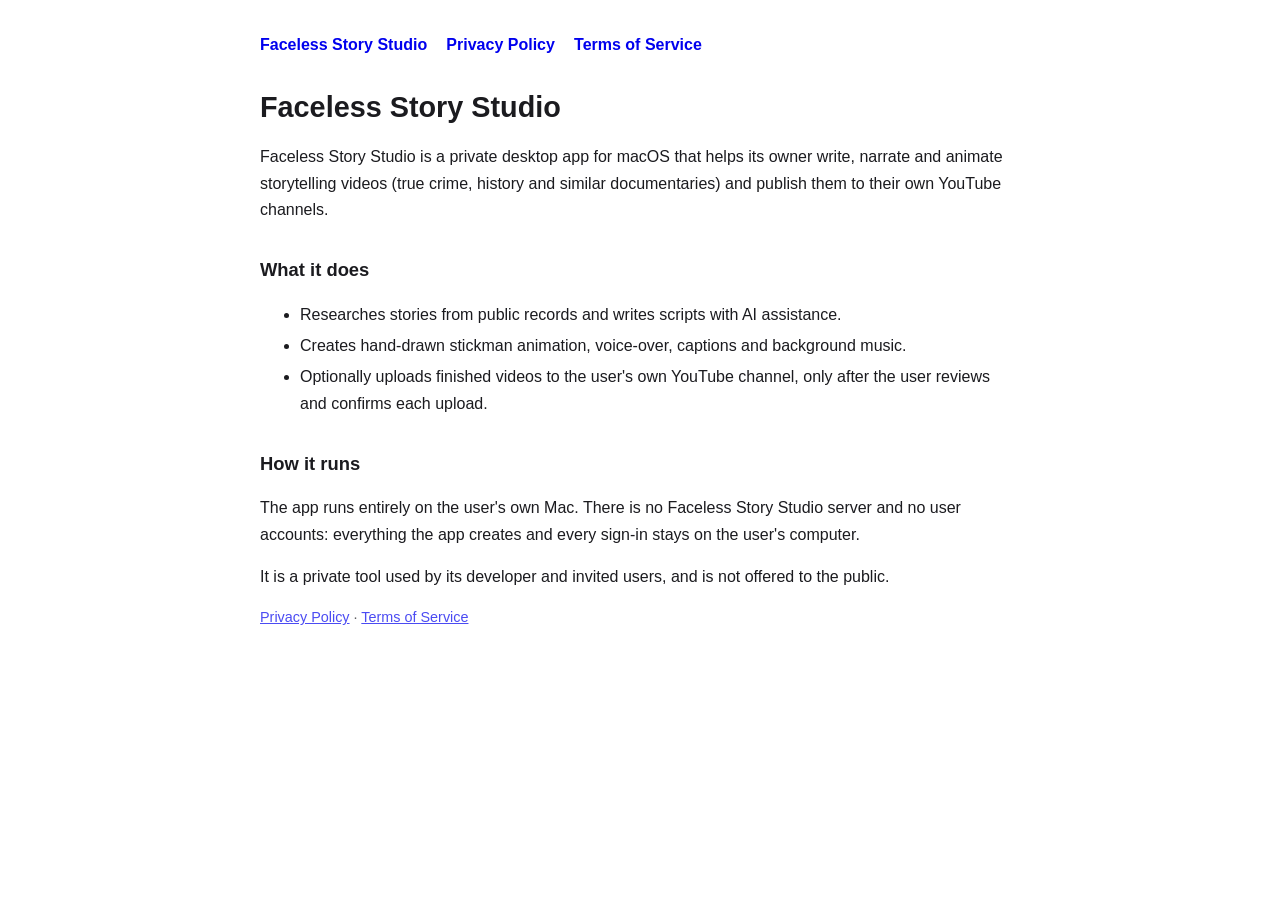
<file: index.html>
<!doctype html><html lang="en"><head><meta charset="utf-8"><meta name="viewport" content="width=device-width,initial-scale=1">
<title>Faceless Story Studio</title><link rel="stylesheet" href="style.css"></head><body><nav><a href="./">Faceless Story Studio</a><a href="privacy.html">Privacy Policy</a><a href="terms.html">Terms of Service</a></nav>
<h1>Faceless Story Studio</h1>
<p>Faceless Story Studio is a private desktop app for macOS that helps its owner write, narrate and animate storytelling videos (true crime, history and similar documentaries) and publish them to their own YouTube channels.</p>
<h2>What it does</h2>
<ul>
<li>Researches stories from public records and writes scripts with AI assistance.</li>
<li>Creates hand-drawn stickman animation, voice-over, captions and background music.</li>
<li>Optionally uploads finished videos to the user's own YouTube channel, only after the user reviews and confirms each upload.</li>
</ul>
<h2>How it runs</h2>
<p>The app runs entirely on the user's own Mac. There is no Faceless Story Studio server and no user accounts: everything the app creates and every sign-in stays on the user's computer.</p>
<p>It is a private tool used by its developer and invited users, and is not offered to the public.</p>
<p class="muted"><a href="privacy.html">Privacy Policy</a> · <a href="terms.html">Terms of Service</a></p>
</body></html>
</file>
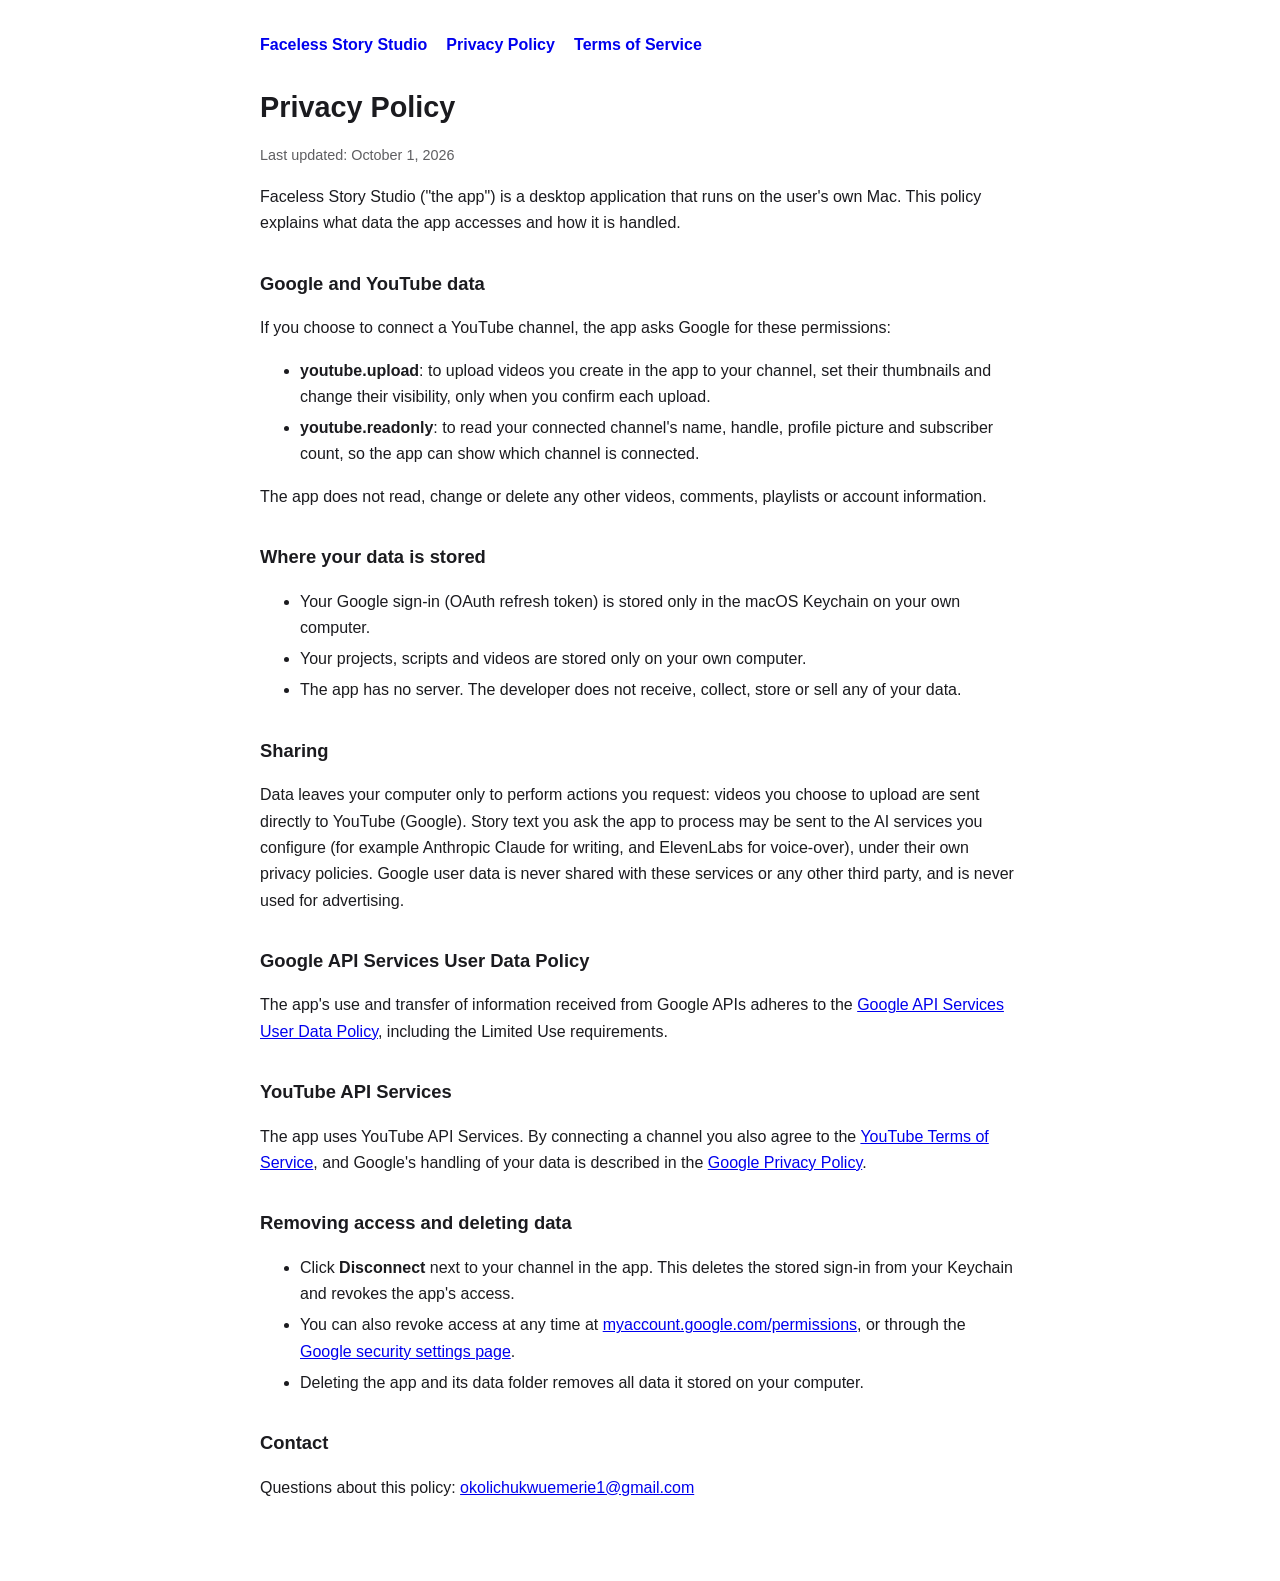
<file: privacy.html>
<!doctype html><html lang="en"><head><meta charset="utf-8"><meta name="viewport" content="width=device-width,initial-scale=1">
<title>Privacy Policy – Faceless Story Studio</title><link rel="stylesheet" href="style.css"></head><body><nav><a href="./">Faceless Story Studio</a><a href="privacy.html">Privacy Policy</a><a href="terms.html">Terms of Service</a></nav>
<h1>Privacy Policy</h1>
<p class="muted">Last updated: October 1, 2026</p>
<p>Faceless Story Studio ("the app") is a desktop application that runs on the user's own Mac. This policy explains what data the app accesses and how it is handled.</p>

<h2>Google and YouTube data</h2>
<p>If you choose to connect a YouTube channel, the app asks Google for these permissions:</p>
<ul>
<li><b>youtube.upload</b>: to upload videos you create in the app to your channel, set their thumbnails and change their visibility, only when you confirm each upload.</li>
<li><b>youtube.readonly</b>: to read your connected channel's name, handle, profile picture and subscriber count, so the app can show which channel is connected.</li>
</ul>
<p>The app does not read, change or delete any other videos, comments, playlists or account information.</p>

<h2>Where your data is stored</h2>
<ul>
<li>Your Google sign-in (OAuth refresh token) is stored only in the macOS Keychain on your own computer.</li>
<li>Your projects, scripts and videos are stored only on your own computer.</li>
<li>The app has no server. The developer does not receive, collect, store or sell any of your data.</li>
</ul>

<h2>Sharing</h2>
<p>Data leaves your computer only to perform actions you request: videos you choose to upload are sent directly to YouTube (Google). Story text you ask the app to process may be sent to the AI services you configure (for example Anthropic Claude for writing, and ElevenLabs for voice-over), under their own privacy policies. Google user data is never shared with these services or any other third party, and is never used for advertising.</p>

<h2>Google API Services User Data Policy</h2>
<p>The app's use and transfer of information received from Google APIs adheres to the <a href="https://developers.google.com/terms/api-services-user-data-policy">Google API Services User Data Policy</a>, including the Limited Use requirements.</p>

<h2>YouTube API Services</h2>
<p>The app uses YouTube API Services. By connecting a channel you also agree to the <a href="https://www.youtube.com/t/terms">YouTube Terms of Service</a>, and Google's handling of your data is described in the <a href="https://policies.google.com/privacy">Google Privacy Policy</a>.</p>

<h2>Removing access and deleting data</h2>
<ul>
<li>Click <b>Disconnect</b> next to your channel in the app. This deletes the stored sign-in from your Keychain and revokes the app's access.</li>
<li>You can also revoke access at any time at <a href="https://myaccount.google.com/permissions">myaccount.google.com/permissions</a>, or through the <a href="https://security.google.com/settings/security/permissions">Google security settings page</a>.</li>
<li>Deleting the app and its data folder removes all data it stored on your computer.</li>
</ul>

<h2>Contact</h2>
<p>Questions about this policy: <a href="mailto:okolichukwuemerie1@gmail.com">okolichukwuemerie1@gmail.com</a></p>
</body></html>
</file>
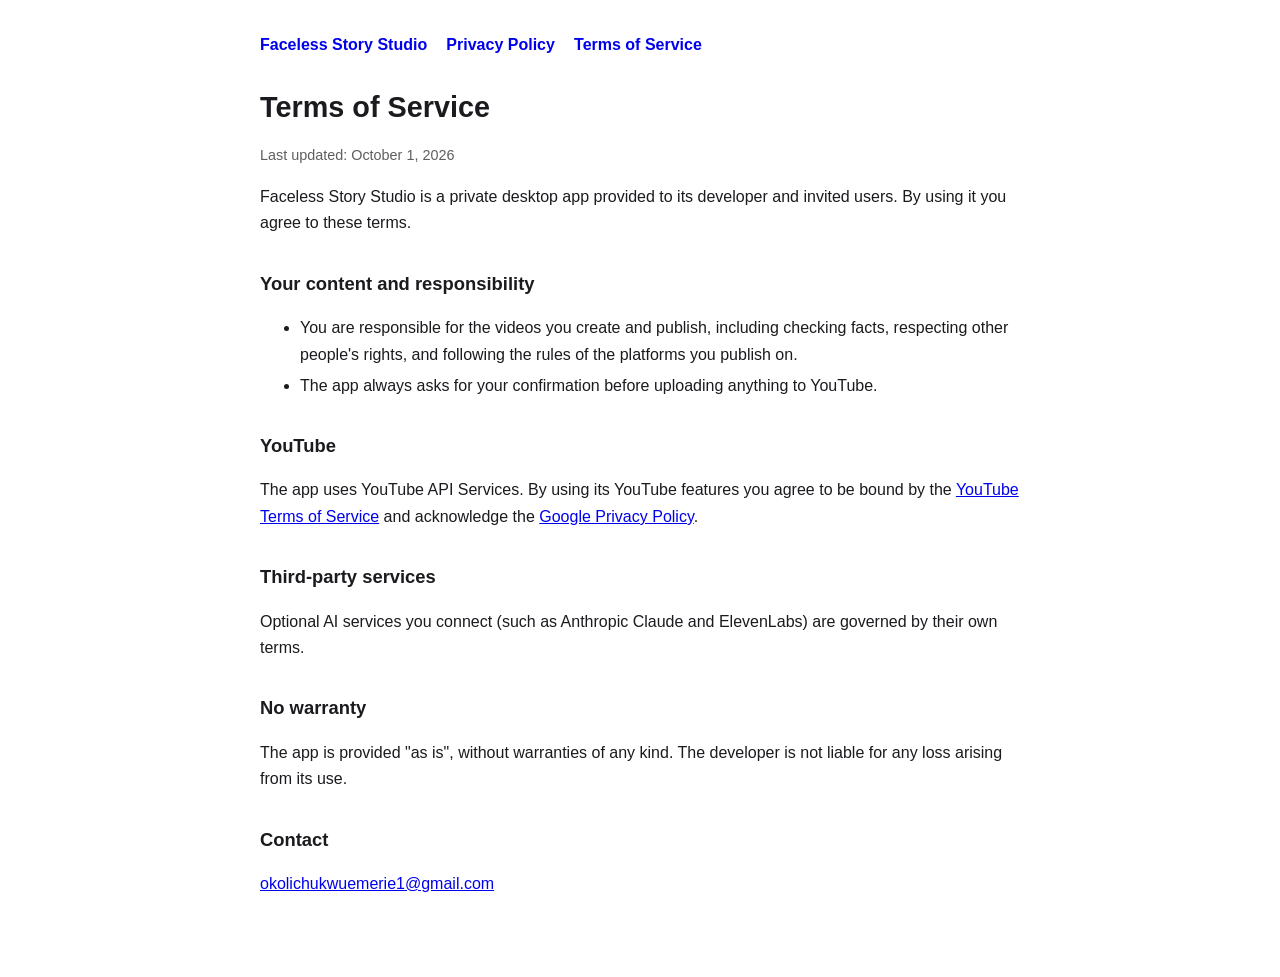
<file: terms.html>
<!doctype html><html lang="en"><head><meta charset="utf-8"><meta name="viewport" content="width=device-width,initial-scale=1">
<title>Terms of Service – Faceless Story Studio</title><link rel="stylesheet" href="style.css"></head><body><nav><a href="./">Faceless Story Studio</a><a href="privacy.html">Privacy Policy</a><a href="terms.html">Terms of Service</a></nav>
<h1>Terms of Service</h1>
<p class="muted">Last updated: October 1, 2026</p>
<p>Faceless Story Studio is a private desktop app provided to its developer and invited users. By using it you agree to these terms.</p>
<h2>Your content and responsibility</h2>
<ul>
<li>You are responsible for the videos you create and publish, including checking facts, respecting other people's rights, and following the rules of the platforms you publish on.</li>
<li>The app always asks for your confirmation before uploading anything to YouTube.</li>
</ul>
<h2>YouTube</h2>
<p>The app uses YouTube API Services. By using its YouTube features you agree to be bound by the <a href="https://www.youtube.com/t/terms">YouTube Terms of Service</a> and acknowledge the <a href="https://policies.google.com/privacy">Google Privacy Policy</a>.</p>
<h2>Third-party services</h2>
<p>Optional AI services you connect (such as Anthropic Claude and ElevenLabs) are governed by their own terms.</p>
<h2>No warranty</h2>
<p>The app is provided "as is", without warranties of any kind. The developer is not liable for any loss arising from its use.</p>
<h2>Contact</h2>
<p><a href="mailto:okolichukwuemerie1@gmail.com">okolichukwuemerie1@gmail.com</a></p>
</body></html>
</file>
<file: style.css>
:root { color-scheme: light dark; }
body { font: 16px/1.65 -apple-system, "Segoe UI", Roboto, sans-serif; max-width: 760px; margin: 0 auto; padding: 32px 16px 64px; color: #1b1b1f; background: #fff; }
@media (prefers-color-scheme: dark) { body { color: #ececf1; background: #0b0b0f; } a { color: #7fb2ff; } }
h1 { font-size: 1.8rem; line-height: 1.2; } h2 { font-size: 1.15rem; margin-top: 2rem; }
nav { display: flex; gap: 1.2rem; margin-bottom: 2rem; font-weight: 600; } nav a { text-decoration: none; }
.muted { opacity: .7; font-size: .9rem; } li { margin: .3rem 0; }
</file>
